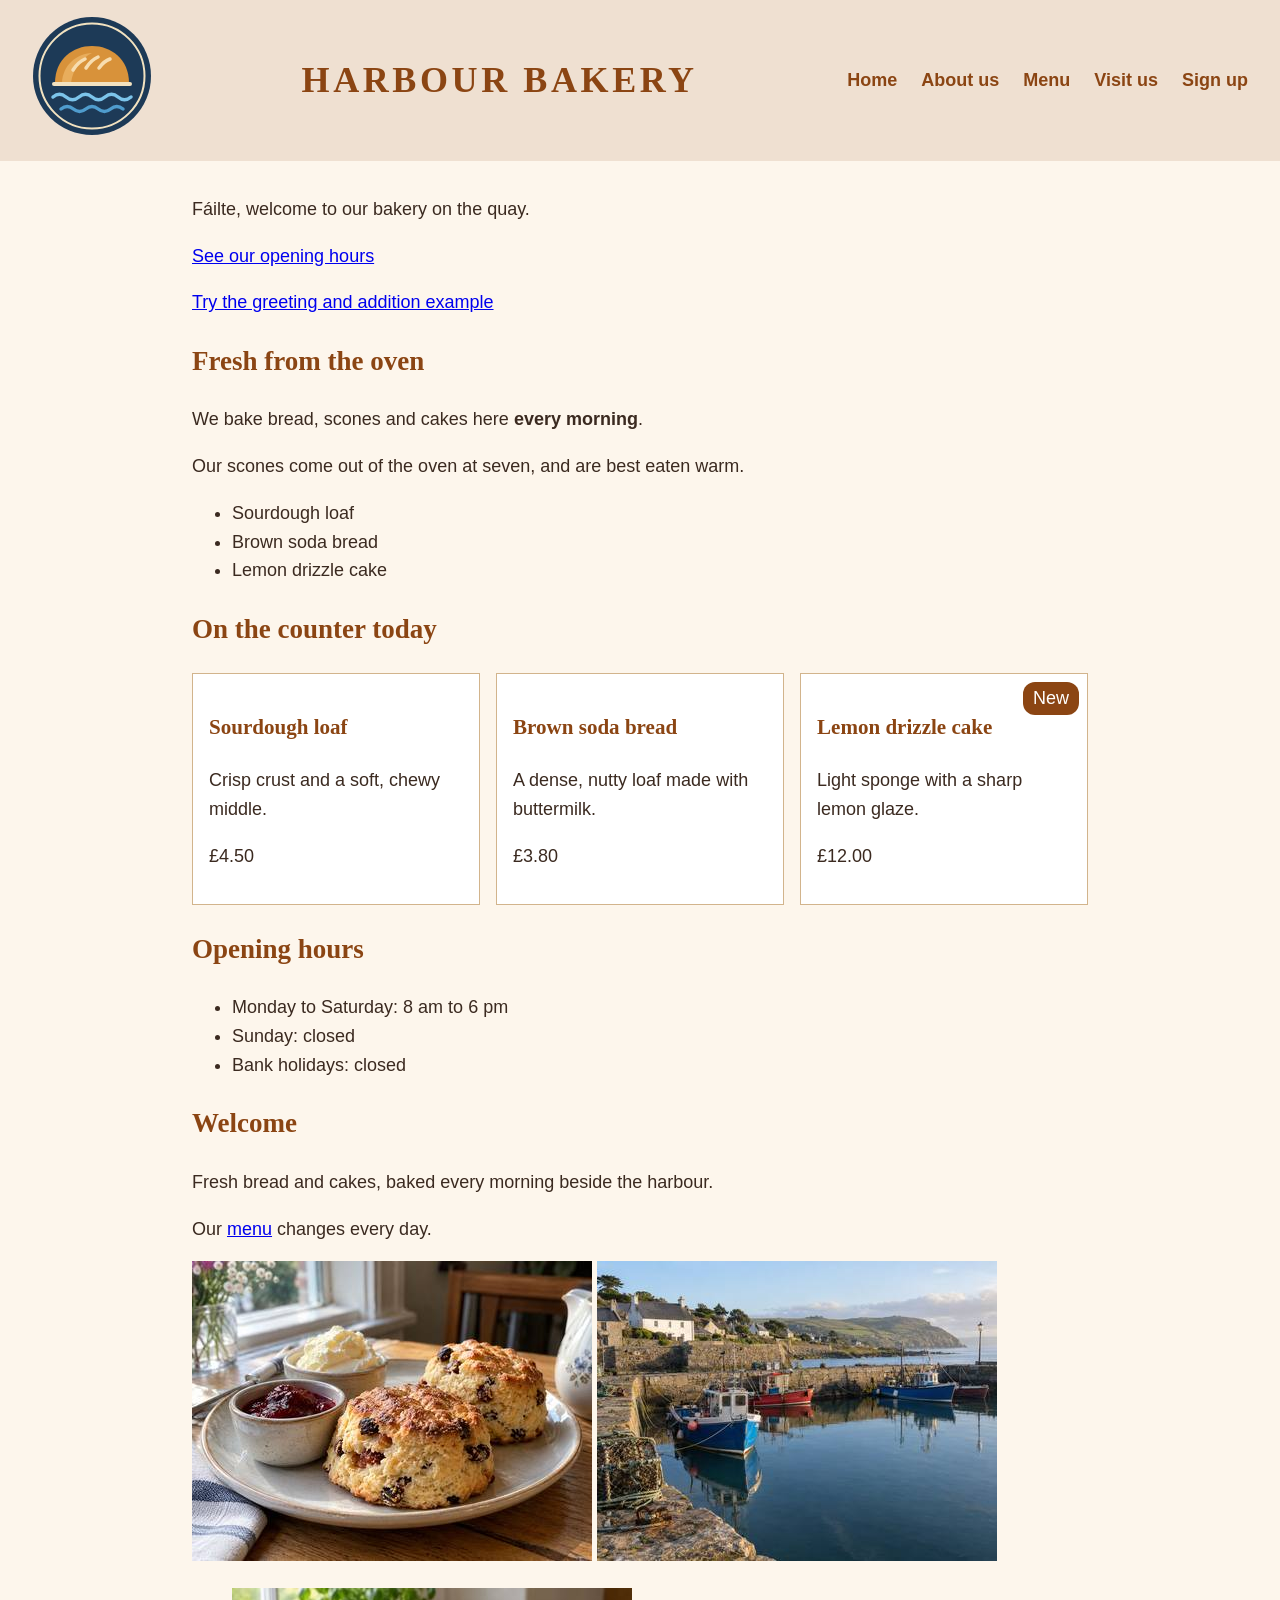
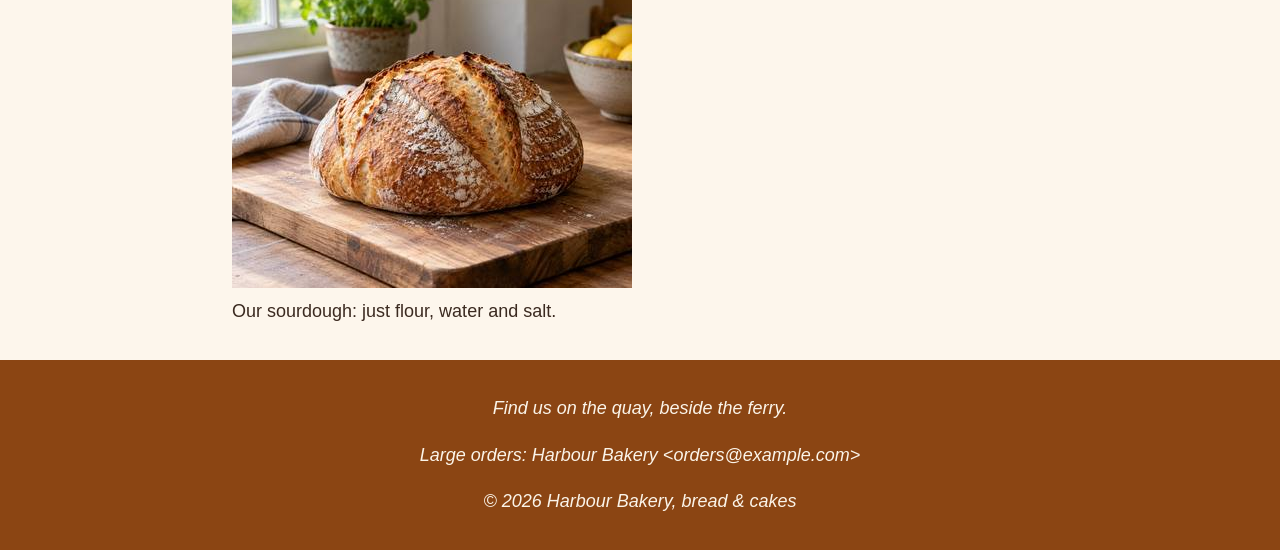
<file: index.html>
<!DOCTYPE html>
<html lang="en">
<head>
    <meta charset="UTF-8">
    <meta name="viewport" content="width=device-width, initial-scale=1.0">
    <title>Harbour Bakery</title>
    <link rel="stylesheet" href="styles.css">
</head>
<body>
    <header>
        <a href="index.html">
            <img src="images/logo.svg" alt="Harbour Bakery home" width="120" height="120">
        </a>
        <h1>Harbour Bakery</h1>
        <nav>
            <a href="index.html">Home</a>
            <a href="about.html">About us</a>
            <a href="pages/menu.html">Menu</a>
            <a href="pages/visit.html">Visit us</a>
            <a href="pages/signup.html">Sign up</a>
        </nav>
    </header>
    <main>
        <section>
            <p><span lang="ga">Fáilte</span>, welcome to our bakery on the quay.</p>
            <p><a href="#hours">See our opening hours</a></p>
            <p><a href="pages/greet-and-add.html">Try the greeting and addition example</a></p>
            <h2>Fresh from the oven</h2>
            <p>We bake bread, scones and cakes here <strong>every morning</strong>.</p>
            <p>Our scones come out of the oven at seven, and are best eaten warm.</p>
            <ul>
                <li>Sourdough loaf</li>
                <li>Brown soda bread</li>
                <li>Lemon drizzle cake</li>
            </ul>
        </section>
        <section>
            <h2>On the counter today</h2>
            <div class="cards">
                <article>
                    <h3>Sourdough loaf</h3>
                    <p>Crisp crust and a soft, chewy middle.</p>
                    <p>£4.50</p>
                </article>
                <article>
                    <h3>Brown soda bread</h3>
                    <p>A dense, nutty loaf made with buttermilk.</p>
                    <p>£3.80</p>
                </article>
                <article>
                    <h3>Lemon drizzle cake</h3>
                    <span class="badge">New</span>
                    <p>Light sponge with a sharp lemon glaze.</p>
                    <p>£12.00</p>
                </article>
            </div>
        </section>
        <section id="hours">
            <h2>Opening hours</h2>
            <ul>
                <li>Monday to Saturday: 8&nbsp;am to 6&nbsp;pm</li>
                <li class="closed">Sunday: closed</li>
                <li class="closed">Bank holidays: closed</li>
            </ul>
        </section>
        <h2>Welcome</h2>
        <p>Fresh bread and cakes, baked every morning beside the harbour.</p>
        <p>Our <a href="pages/menu.html">menu</a> changes every day.</p>
        <img src="images/scones.jpeg" alt="Two fruit scones with jam" width="400" height="300">
        <img src="images/harbour.jpg" alt="Fishing boats in the harbour" width="400" height="300">
        <figure>
            <img src="images/loaf.jpg" alt="A round sourdough loaf with a floury crust" width="400" height="300">
            <figcaption>Our sourdough: just flour, water and salt.</figcaption>
        </figure>
    </main>
    <footer>
        <p>Find us on the quay, beside the ferry.</p>
        <p>Large orders: Harbour Bakery &lt;orders@example.com&gt;</p>
        <p>&copy; 2026 Harbour Bakery, bread &amp; cakes</p>
    </footer>
</body>
</html>
</file>
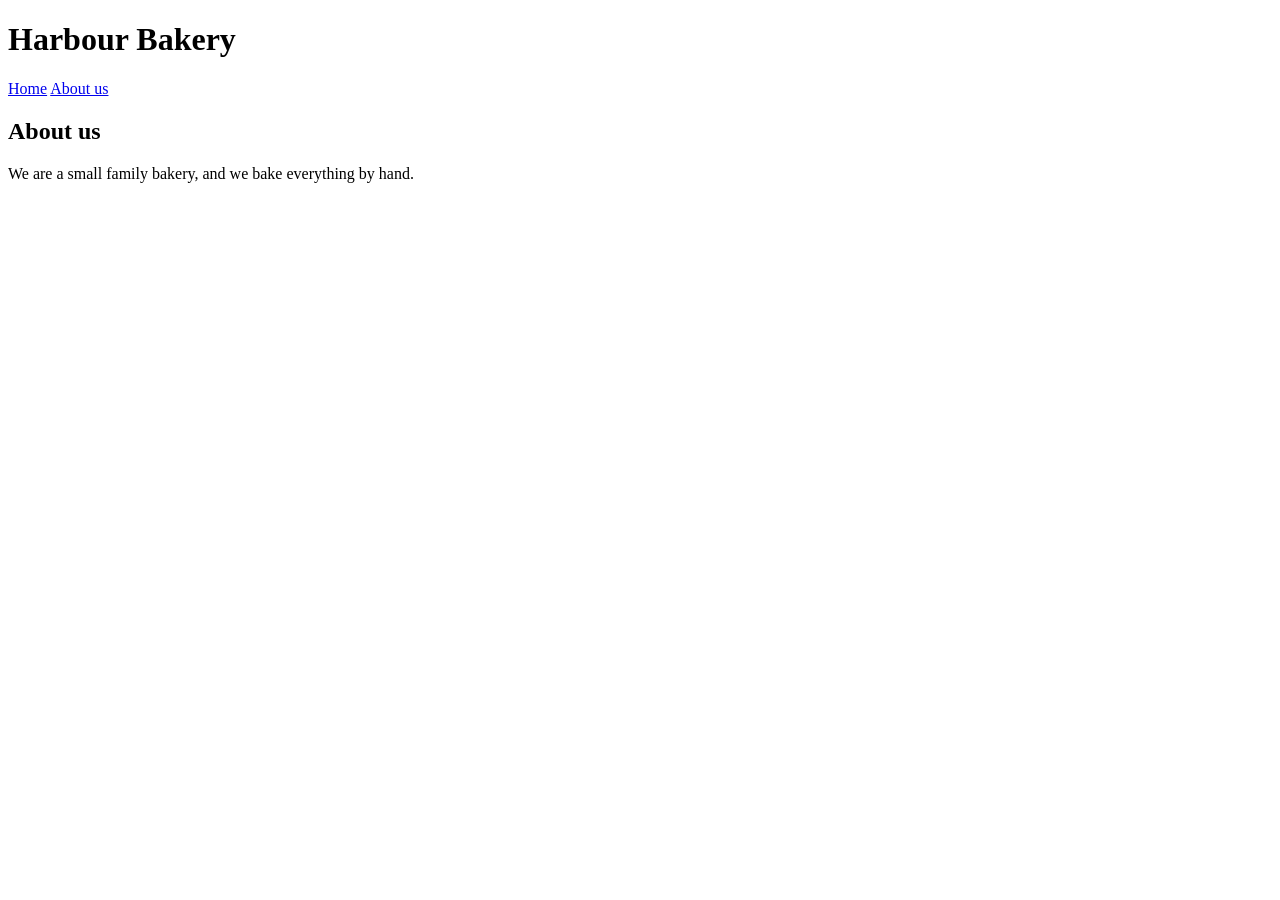
<file: about.html>
<!DOCTYPE html>
<html lang="en">
<head>
    <meta charset="UTF-8">
    <meta name="viewport" content="width=device-width, initial-scale=1.0">
    <title>About Harbour Bakery</title>
</head>
<body>
    <header>
        <h1>Harbour Bakery</h1>
        <nav>
            <a href="index.html">Home</a>
            <a href="about.html">About us</a>
        </nav>
    </header>
    <main>
        <h2>About us</h2>
        <p>We are a small family bakery, and we bake everything by hand.</p>
    </main>
</body>
</html>
</file>
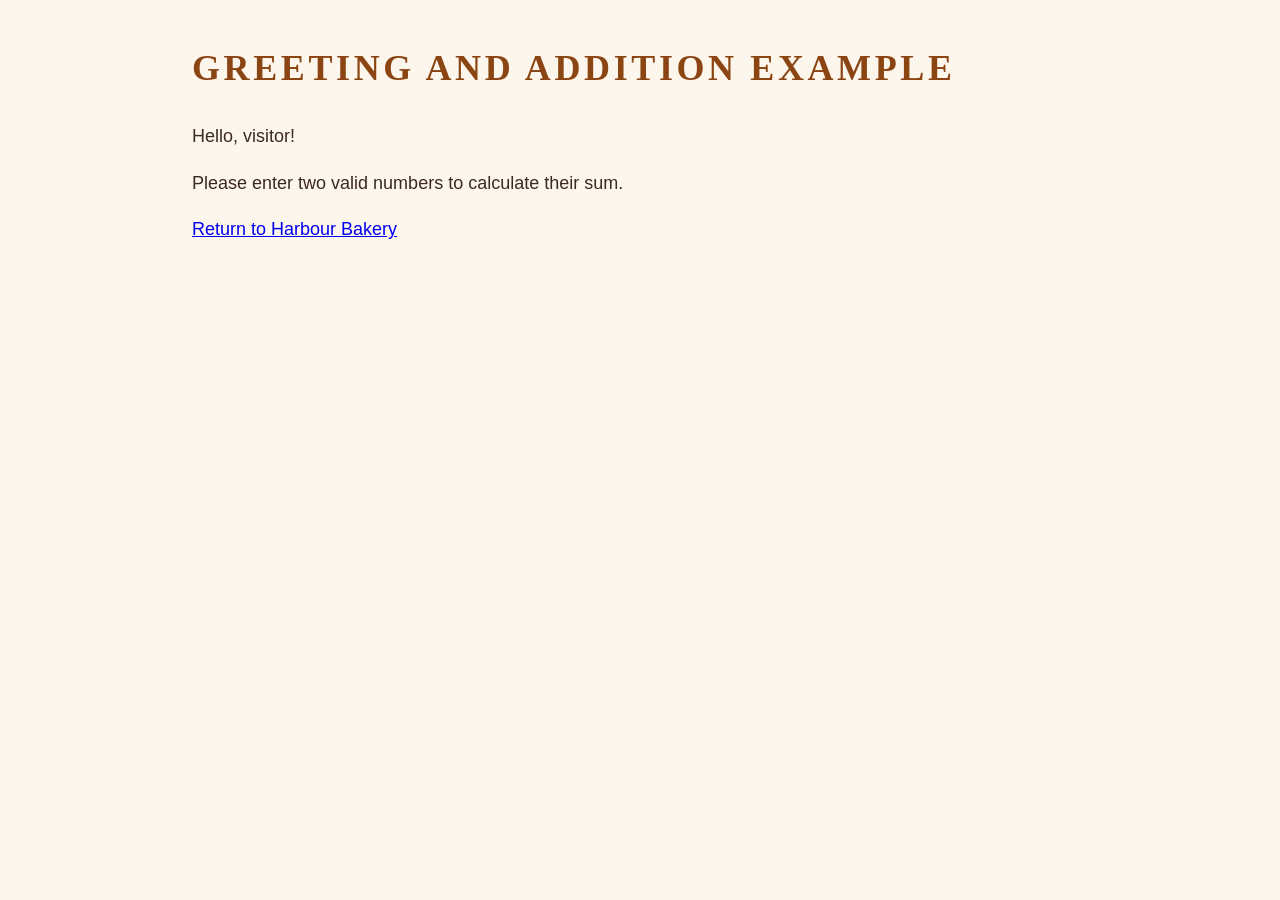
<file: pages/greet-and-add.html>
<!DOCTYPE html>
<html lang="en">
<head>
    <meta charset="UTF-8">
    <meta name="viewport" content="width=device-width, initial-scale=1.0">
    <title>Greeting and addition example | Harbour Bakery</title>
    <link rel="stylesheet" href="../styles.css">
</head>
<body>
    <main>
        <h1>Greeting and addition example</h1>
        <p id="greeting"></p>
        <p id="sum"></p>
        <p><a href="../index.html">Return to Harbour Bakery</a></p>
    </main>
    <script>
        const visitorName = prompt("What is your name?");
        document.querySelector("#greeting").textContent = visitorName
            ? `Hello, ${visitorName}!`
            : "Hello, visitor!";

        const firstInput = prompt("Please enter the first number");
        const secondInput = prompt("Please enter the second number");
        const firstNumber = Number(firstInput);
        const secondNumber = Number(secondInput);

        if (
            firstInput !== null &&
            firstInput.trim() !== "" &&
            secondInput !== null &&
            secondInput.trim() !== "" &&
            Number.isFinite(firstNumber) &&
            Number.isFinite(secondNumber)
        ) {
            document.querySelector("#sum").textContent =
                `The sum is ${firstNumber + secondNumber}.`;
        } else {
            document.querySelector("#sum").textContent =
                "Please enter two valid numbers to calculate their sum.";
        }
    </script>
</body>
</html>
</file>
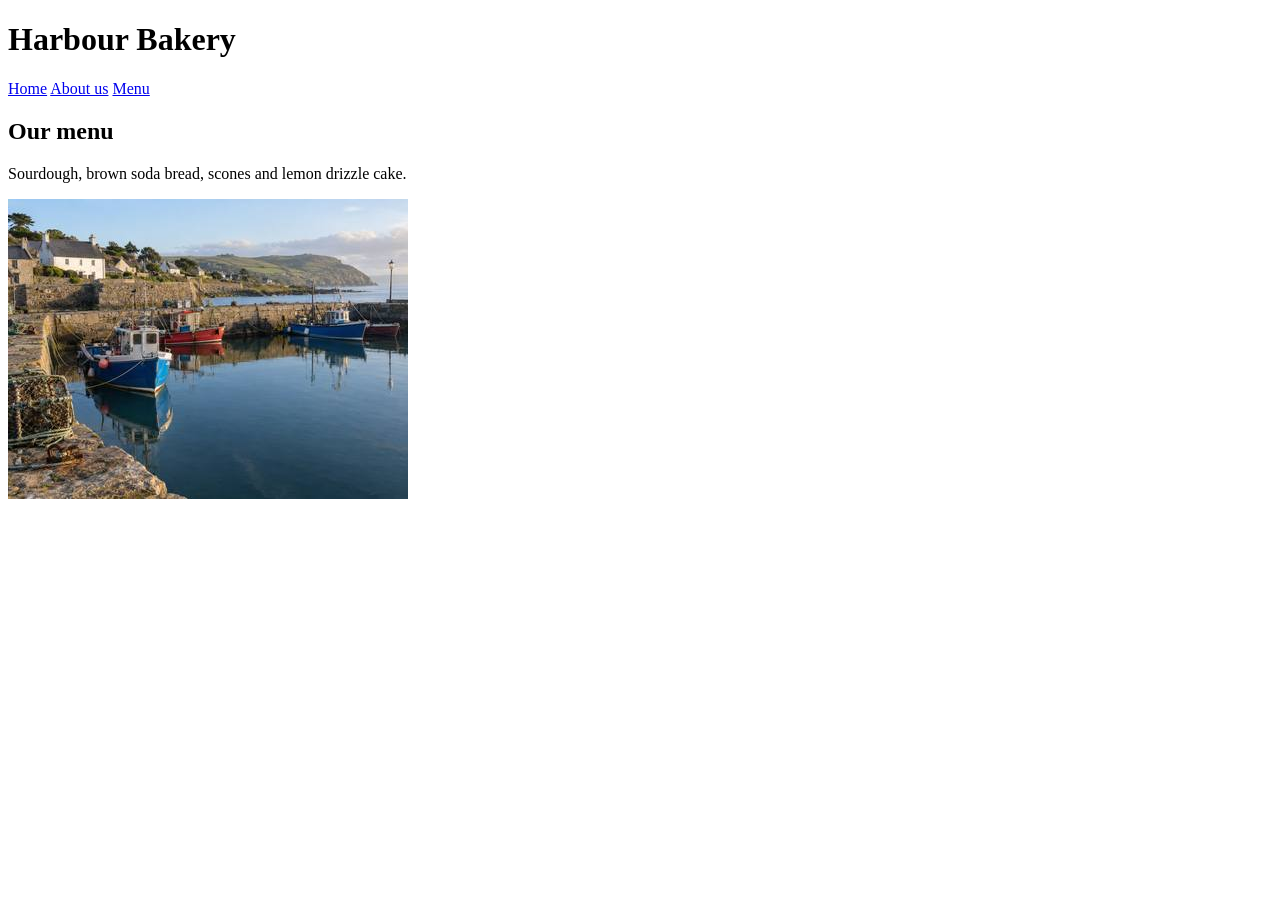
<file: pages/menu.html>
<!DOCTYPE html>
<html lang="en">
<head>
    <meta charset="UTF-8">
    <meta name="viewport" content="width=device-width, initial-scale=1.0">
    <title>Harbour Bakery Menu</title>
</head>
<body>
    <header>
        <h1>Harbour Bakery</h1>
        <nav>
            <a href="../index.html">Home</a>
            <a href="../about.html">About us</a>
            <a href="menu.html">Menu</a>
        </nav>
    </header>
    <main>
        <h2>Our menu</h2>
        <p>Sourdough, brown soda bread, scones and lemon drizzle cake.</p>
      <img src="../images/harbour.jpg" alt="Fishing boats in the harbour" width="400" height="300">
    </main>
</body>
</html>
</file>
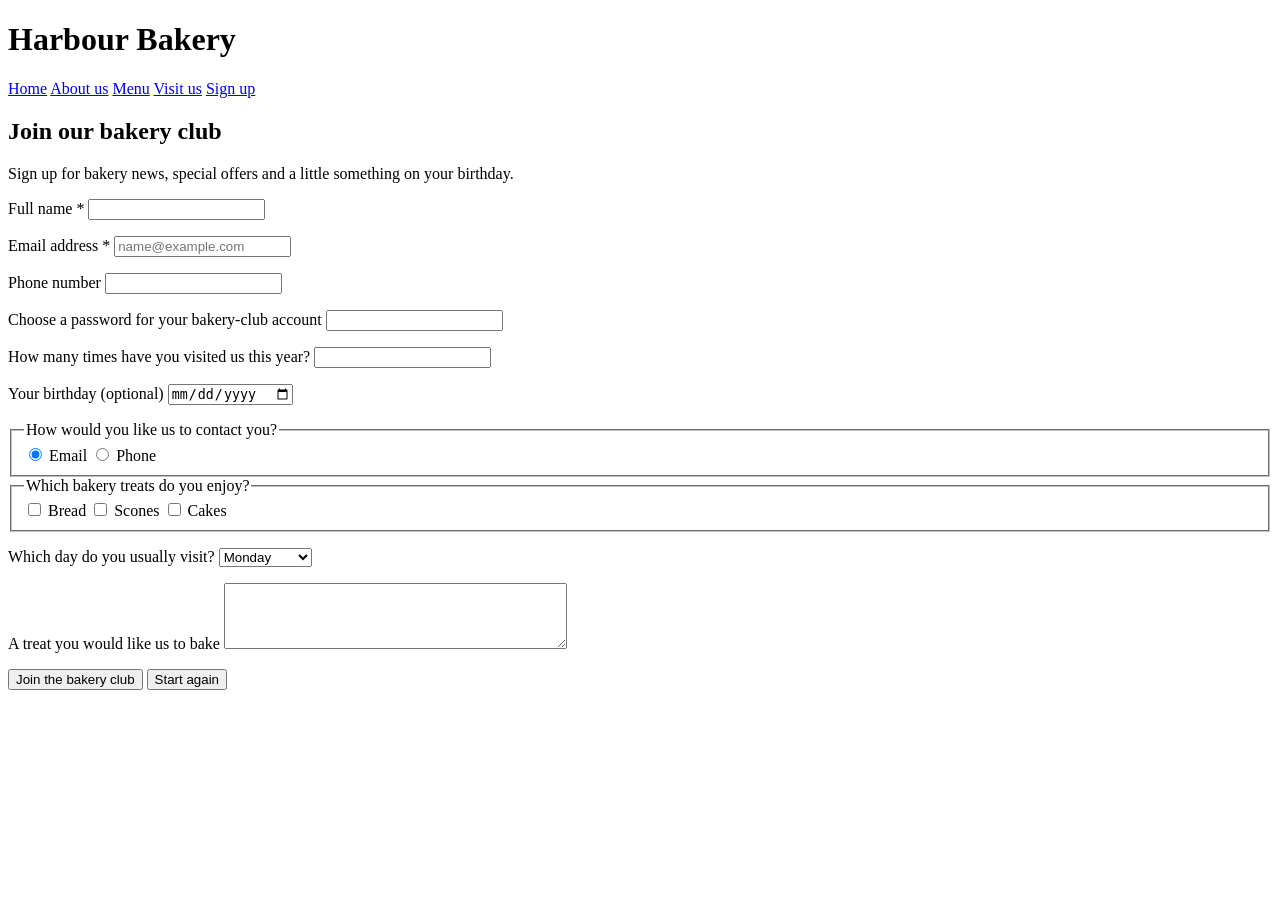
<file: pages/signup.html>
<!DOCTYPE html>
<html lang="en">
<head>
    <meta charset="UTF-8">
    <meta name="viewport" content="width=device-width, initial-scale=1.0">
    <title>Join Harbour Bakery</title>
</head>
<body>
    <header>
        <h1>Harbour Bakery</h1>
        <nav>
            <a href="../index.html">Home</a>
            <a href="../about.html">About us</a>
            <a href="menu.html">Menu</a>
            <a href="visit.html">Visit us</a>
            <a href="signup.html">Sign up</a>
        </nav>
    </header>
    <main>
        <h2>Join our bakery club</h2>
        <p>Sign up for bakery news, special offers and a little something on your birthday.</p>
        <!-- Method on production should be changed to post -->
        <form action="signup.html" method="get">
            <p>
                <label for="full-name">Full name *</label>
                <input type="text" id="full-name" name="full-name" required>
            </p>
            <p>
                <label for="email">Email address *</label>
                <input type="email" id="email" name="email" placeholder="name@example.com" required>
            </p>
            <p>
                <label for="phone">Phone number</label>
                <input type="tel" id="phone" name="phone" autocomplete="tel">
            </p>
            <p>
                <label for="password">Choose a password for your bakery-club account</label>
                <input type="password" id="password" name="password" autocomplete="new-password">
            </p>
            <p>
                <label for="visits">How many times have you visited us this year?</label>
                <input type="number" id="visits" name="visits" min="0">
            </p>
            <p>
                <label for="birthday">Your birthday (optional)</label>
                <input type="date" id="birthday" name="birthday">
            </p>
            <fieldset>
                <legend>How would you like us to contact you?</legend>
                <input type="radio" id="contact-email" name="contact-method" value="email" checked>
                <label for="contact-email">Email</label>
                <input type="radio" id="contact-phone" name="contact-method" value="phone">
                <label for="contact-phone">Phone</label>
            </fieldset>
            <fieldset>
                <legend>Which bakery treats do you enjoy?</legend>
                <input type="checkbox" id="bread" name="favourites" value="bread">
                <label for="bread">Bread</label>
                <input type="checkbox" id="scones" name="favourites" value="scones">
                <label for="scones">Scones</label>
                <input type="checkbox" id="cakes" name="favourites" value="cakes">
                <label for="cakes">Cakes</label>
            </fieldset>
            <p>
                <label for="visit-day">Which day do you usually visit?</label>
                <select id="visit-day" name="visit-day">
                    <option value="monday">Monday</option>
                    <option value="wednesday">Wednesday</option>
                    <option value="saturday">Saturday</option>
                </select>
            </p>
            <p>
                <label for="baking-suggestion">A treat you would like us to bake</label>
                <textarea id="baking-suggestion" name="baking-suggestion" rows="4" cols="40"></textarea>
            </p>
            <p>
                <button type="submit">Join the bakery club</button>
                <button type="reset">Start again</button>
            </p>
        </form>
    </main>
</body>
</html>
</file>
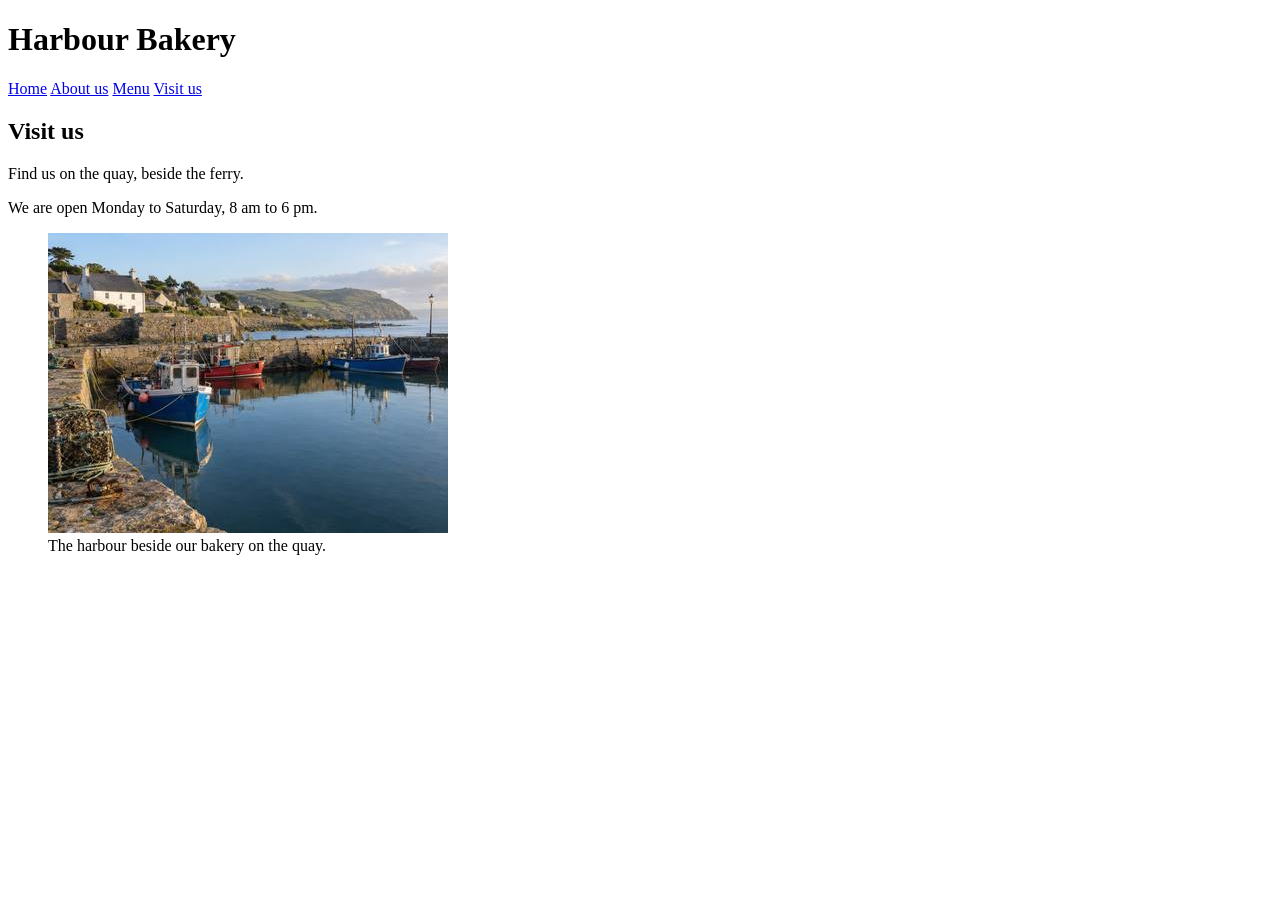
<file: pages/visit.html>
<!DOCTYPE html>
<html lang="en">
<head>
    <meta charset="UTF-8">
    <meta name="viewport" content="width=device-width, initial-scale=1.0">
    <title>Visit Harbour Bakery</title>
</head>
<body>
    <header>
        <h1>Harbour Bakery</h1>
        <nav>
            <a href="../index.html">Home</a>
            <a href="../about.html">About us</a>
            <a href="menu.html">Menu</a>
            <a href="visit.html">Visit us</a>
        </nav>
    </header>
    <main>
        <h2>Visit us</h2>
        <p>Find us on the quay, beside the ferry.</p>
        <p>We are open Monday to Saturday, 8 am to 6 pm.</p>
        <figure>
            <img src="../images/harbour.jpg" alt="Fishing boats in the harbour" width="400" height="300">
            <figcaption>The harbour beside our bakery on the quay.</figcaption>
        </figure>
    </main>
</body>
</html>
</file>
<file: styles.css>
* {
  box-sizing: border-box;
}

body {
  margin: 0;
  font-family: sans-serif;
  font-size: 1.125rem;
  line-height: 1.6;
  background-color: #fdf6ec;
  color: rgb(59, 42, 32);
}

h1,
h2,
h3 {
  font-family: "Times New Roman", Times, serif;
  color: saddlebrown;
}

header,
main,
footer {
  padding: 16px 32px;
}

main {
  max-width: 60rem;
  margin: 0 auto;
}

header {
  display: flex;
  justify-content: space-between;
  align-items: center;
  background-color: rgba(139, 69, 19, 0.12);
}

footer {
  background-color: hsl(25, 76%, 31%);
  color: hsl(35, 70%, 95%);
}

nav {
  display: flex;
  gap: 24px;
}

img {
  max-width: 100%;
  height: auto;
}

h1 {
  text-transform: uppercase;
  letter-spacing: 0.1em;
}

nav a {
  color: saddlebrown;
  font-weight: bold;
  text-decoration: none;
}

header,
footer {
  text-align: center;
}

.cards {
  display: flex;
  flex-wrap: wrap;
  gap: 16px;
}

article {
  position: relative;
  flex: 1;
  padding: 16px;
  background-color: white;
  border: 1px solid tan;
}

.badge {
  position: absolute;
  top: 8px;
  right: 8px;
  padding: 2px 10px;
  border-radius: 12px;
  background-color: saddlebrown;
  color: white;
}

footer p {
  font-style: italic;
}

@media (max-width: 40rem) {
  header {
    flex-direction: column;
  }

  nav,
  .cards {
    flex-direction: column;
  }
}
</file>
